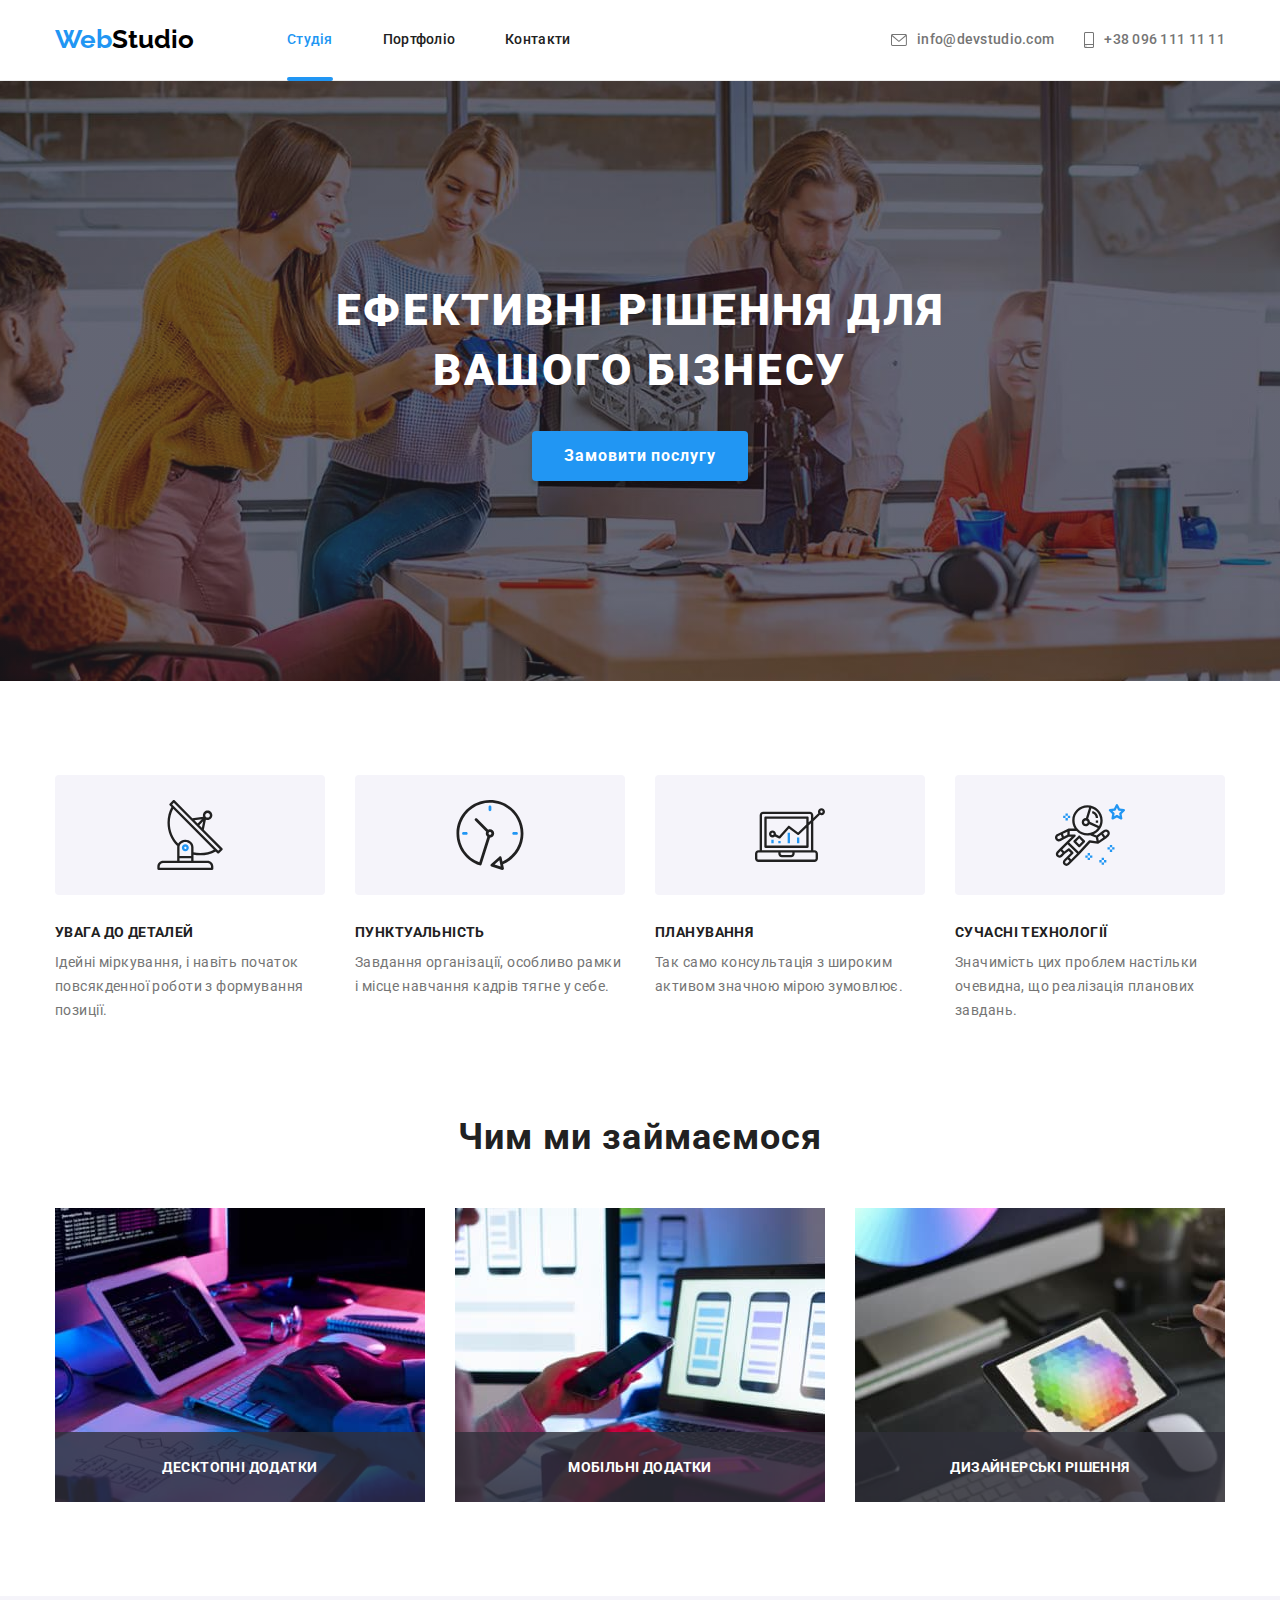
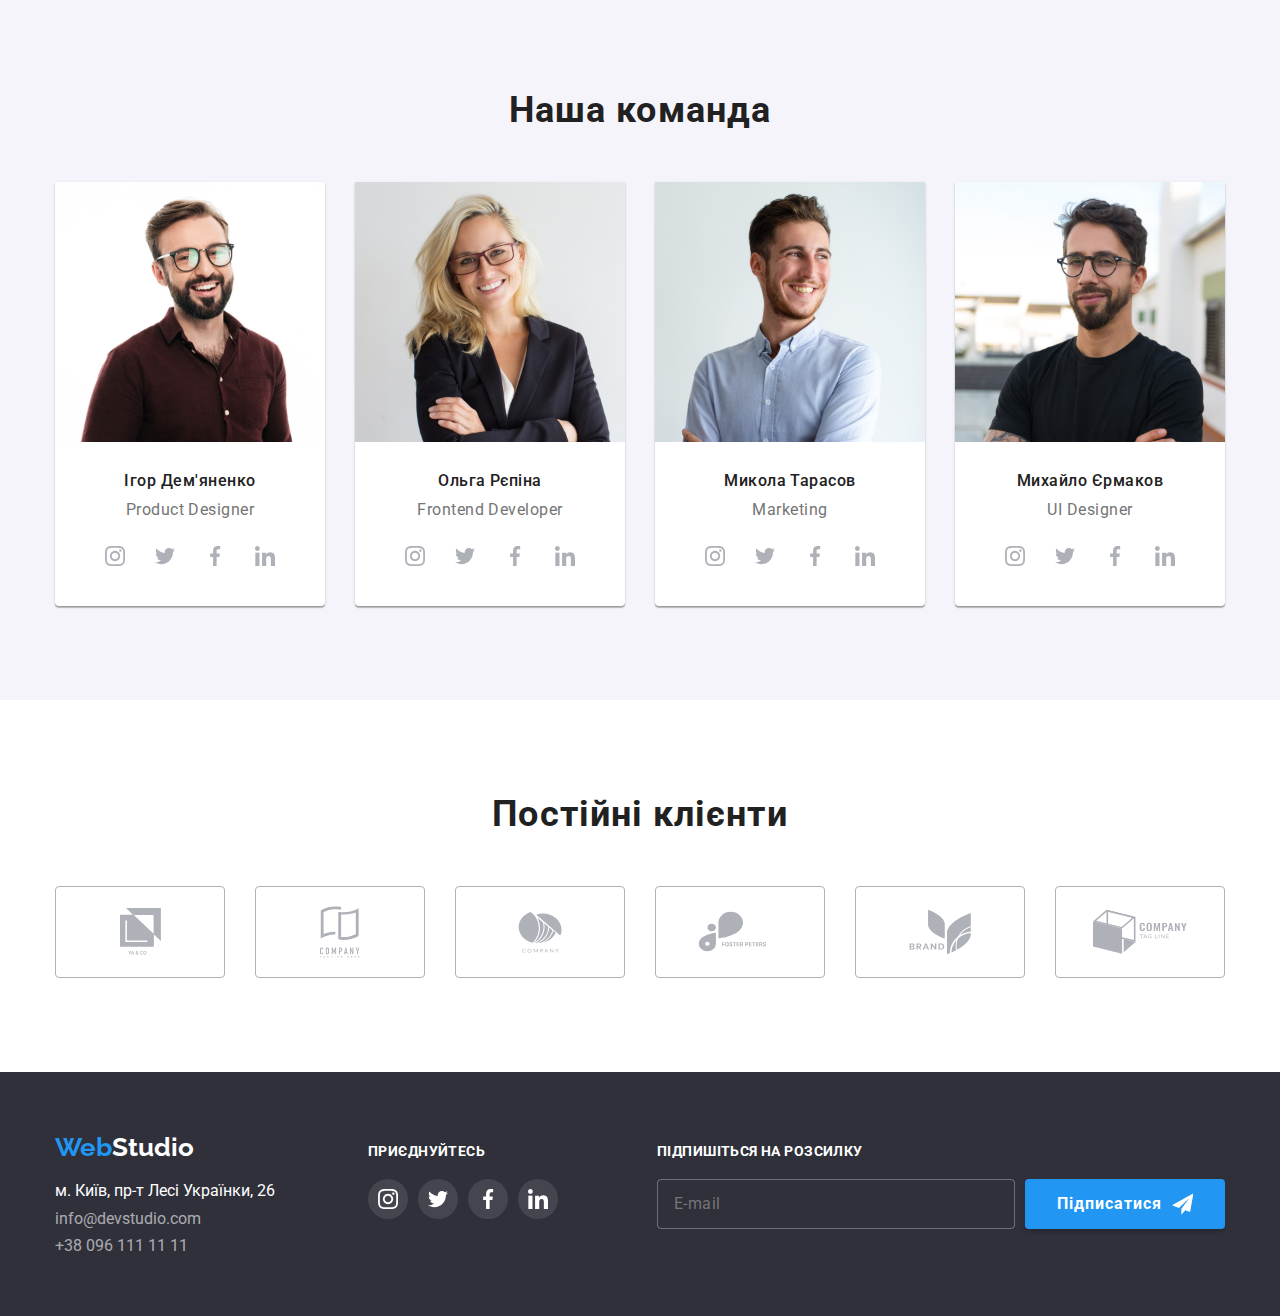
<file: index.html>
<!DOCTYPE html>
<html lang="en">
  <head>
    <meta charset="UTF-8" />
    <meta http-equiv="X-UA-Compatible" content="IE=edge" />
    <meta name="viewport" content="width=device-width, initial-scale=1.0" />
    <link rel="preconnect" href="https://fonts.googleapis.com" />
    <link rel="preconnect" href="https://fonts.gstatic.com" crossorigin />
    <link
      href="https://fonts.googleapis.com/css2?family=Raleway:wght@700&family=Roboto:wght@400;500;700;900&display=swap"
      rel="stylesheet"
    />

    <link
      rel="stylesheet"
      href="https://cdnjs.cloudflare.com/ajax/libs/modern-normalize/1.1.0/modern-normalize.min.css"
    />
    <link rel="stylesheet" href="./css/main.min.css" />
    <title>WebStudio</title>
  </head>
  <body>
    <header class="page-header">
      <div class="container header-menu">
        <a href="./index.html" class="logo logo-header" lang="en"
          ><span class="logo_color_accent">Web</span>Studio</a
        >

        <nav class="nav-menu">
          <ul class="nav-list">
            <li class="nav-list__item">
              <a href="./index.html" class="nav-list__link nav-list__link_current">Студія</a>
            </li>
            <li class="nav-list__item">
              <a href="./portfolio.html" class="nav-list__link">Портфоліо</a>
            </li>
            <li class="nav-list__item">
              <a href="#" class="nav-list__link">Контакти</a>
            </li>
          </ul>
        </nav>
        <ul class="contacts">
          <li class="contacts__item">
            <a href="mailto:info@devstudio.com" class="contacts__link" lang="en">
              <svg class="contacts__icon" width="16" height="12">
                <use href="./images/icon/icon.svg#icon-envelope"></use></svg
              >info@devstudio.com
            </a>
          </li>
          <li class="contacts__item">
            <a href="tel:+380961111111" class="contacts__link"
              ><svg class="contacts__icon" width="10" height="16">
                <use href="./images/icon/icon.svg#icon-smartphonetel"></use></svg
              >+38 096 111 11 11</a
            >
          </li>
        </ul>
      </div>
    </header>

    <main>
      <!--Герой-->
      <section class="hero">
        <div class="container">
          <h1 class="hero__title">Ефективні рішення для вашого бізнесу</h1>
          <button data-modal-open type="button" class="button-primary">Замовити послугу</button>
        </div>
      </section>

      <!--Особливості-->
      <section class="section">
        <div class="container">
          <h2 class="visually-hidden">Особливості</h2>

          <ul class="features-list">
            <li class="features__item">
              <div class="features__card">
                <svg width="70" height="70">
                  <use href="./images/icon/icon.svg#icon-antenna"></use>
                </svg>
              </div>
              <h3 class="features__title">УВАГА ДО ДЕТАЛЕЙ</h3>
              <p class="features__label">
                Ідейні міркування, і навіть початок повсякденної роботи з формування позиції.
              </p>
            </li>

            <li class="features__item">
              <div class="features__card">
                <svg width="70" height="70">
                  <use href="./images/icon/icon.svg#icon-clock"></use>
                </svg>
              </div>
              <h3 class="features__title">ПУНКТУАЛЬНІСТЬ</h3>
              <p class="features__label">
                Завдання організації, особливо рамки і місце навчання кадрів тягне у себе.
              </p>
            </li>

            <li class="features__item">
              <div class="features__card">
                <svg width="70" height="70">
                  <use href="./images/icon/icon.svg#icon-diagram"></use>
                </svg>
              </div>
              <h3 class="features__title">ПЛАНУВАННЯ</h3>
              <p class="features__label">
                Так само консультація з широким активом значною мірою зумовлює.
              </p>
            </li>

            <li class="features__item">
              <div class="features__card">
                <svg width="70" height="70">
                  <use href="./images/icon/icon.svg#icon-astronaut"></use>
                </svg>
              </div>
              <h3 class="features__title">СУЧАСНІ ТЕХНОЛОГІЇ</h3>
              <p class="features__label">
                Значимість цих проблем настільки очевидна, що реалізація планових завдань.
              </p>
            </li>
          </ul>
        </div>
      </section>

      <!--Чим ми займаємося-->
      <section class="section-activity">
        <div class="container">
          <h2 class="section-title">Чим ми займаємося</h2>

          <ul class="activity-list">
            <li class="activity__card">
              <div class="overlay">
                <img
                  class="activity__image"
                  src="./images/work/zan1.jpg"
                  alt="написання коду"
                  width="370"
                />
                <p class="overlay__label">Десктопні додатки</p>
              </div>
            </li>

            <li class="activity__card">
              <div class="overlay">
                <img
                  class="activity__image"
                  src="./images/work/zan2.jpg"
                  alt="розробка мобільних сайтів"
                  width="370"
                />
                <p class="overlay__label">Мобільні додатки</p>
              </div>
            </li>

            <li class="activity__card">
              <div class="overlay">
                <img
                  class="activity__image"
                  src="./images/work/zan3.jpg"
                  alt="графічний дизайн"
                  width="370"
                />
                <p class="overlay__label">Дизайнерські рішення</p>
              </div>
            </li>
          </ul>
        </div>
      </section>

      <!--Наша команда-->
      <section class="section team">
        <div class="container">
          <h2 class="section-title">Наша команда</h2>
          <ul class="team-list">
            <li class="team__card">
              <img
                class="team__image"
                src="./images/team/prdesigner.jpg"
                alt="Product Designer"
                width="270"
              />
              <div class="team__content">
                <h3 class="team__title">Ігор Дем'яненко</h3>
                <p class="team__text">Product Designer</p>
                <ul class="social-network">
                  <li>
                    <a class="social-network__link" href="#" aria-label="instagram">
                      <svg class="social-network__icon" width="20" height="20">
                        <use href="./images/icon/icon.svg#icon-instagram"></use></svg
                    ></a>
                  </li>
                  <li>
                    <a class="social-network__link" href="#" aria-label="twitter"
                      ><svg class="social-network__icon" width="20" height="20">
                        <use href="./images/icon/icon.svg#icon-twitter"></use></svg
                    ></a>
                  </li>
                  <li>
                    <a class="social-network__link" href="#" aria-label="facebook"
                      ><svg class="social-network__icon" width="20" height="20">
                        <use href="./images/icon/icon.svg#icon-facebook"></use></svg
                    ></a>
                  </li>
                  <li>
                    <a class="social-network__link" href="#" aria-label="linkedin"
                      ><svg class="social-network__icon" width="20" height="20">
                        <use href="./images/icon/icon.svg#icon-linkedin"></use></svg
                    ></a>
                  </li>
                </ul>
              </div>
            </li>

            <li class="team__card">
              <img
                class="team__image"
                src="./images/team/developer.jpg"
                alt="Frontend Developer"
                width="270"
              />
              <div class="team__content">
                <h3 class="team__title">Ольга Рєпіна</h3>
                <p class="team__text">Frontend Developer</p>
                <ul class="social-network">
                  <li>
                    <a class="social-network__link" href="#" aria-label="instagram">
                      <svg class="social-network__icon" width="20" height="20">
                        <use href="./images/icon/icon.svg#icon-instagram"></use></svg
                    ></a>
                  </li>
                  <li>
                    <a class="social-network__link" href="#" aria-label="twitter"
                      ><svg class="social-network__icon" width="20" height="20">
                        <use href="./images/icon/icon.svg#icon-twitter"></use></svg
                    ></a>
                  </li>
                  <li>
                    <a class="social-network__link" href="#" aria-label="facebook"
                      ><svg class="social-network__icon" width="20" height="20">
                        <use href="./images/icon/icon.svg#icon-facebook"></use></svg
                    ></a>
                  </li>
                  <li>
                    <a class="social-network__link" href="#" aria-label="linkedin"
                      ><svg class="social-network__icon" width="20" height="20">
                        <use href="./images/icon/icon.svg#icon-linkedin"></use></svg
                    ></a>
                  </li>
                </ul>
              </div>
            </li>

            <li class="team__card">
              <img
                class="team__image"
                src="./images/team/marketing.jpg"
                alt="Marketing"
                width="270"
              />
              <div class="team__content">
                <h3 class="team__title">Микола Тарасов</h3>
                <p class="team__text">Marketing</p>
                <ul class="social-network">
                  <li>
                    <a class="social-network__link" href="#" aria-label="instagram">
                      <svg class="social-network__icon" width="20" height="20">
                        <use href="./images/icon/icon.svg#icon-instagram"></use></svg
                    ></a>
                  </li>
                  <li>
                    <a class="social-network__link" href="#" aria-label="twitter"
                      ><svg class="social-network__icon" width="20" height="20">
                        <use href="./images/icon/icon.svg#icon-twitter"></use></svg
                    ></a>
                  </li>
                  <li>
                    <a class="social-network__link" href="#" aria-label="facebook"
                      ><svg class="social-network__icon" width="20" height="20">
                        <use href="./images/icon/icon.svg#icon-facebook"></use></svg
                    ></a>
                  </li>
                  <li>
                    <a class="social-network__link" href="#" aria-label="linkedin"
                      ><svg class="social-network__icon" width="20" height="20">
                        <use href="./images/icon/icon.svg#icon-linkedin"></use></svg
                    ></a>
                  </li>
                </ul>
              </div>
            </li>

            <li class="team__card">
              <img class="team__image" src="./images/team/ui.jpg" alt="UI Designer" width="270" />
              <div class="team__content">
                <h3 class="team__title">Михайло Єрмаков</h3>
                <p class="team__text">UI Designer</p>
                <ul class="social-network">
                  <li>
                    <a class="social-network__link" href="#" aria-label="instagram">
                      <svg class="social-network__icon" width="20" height="20">
                        <use href="./images/icon/icon.svg#icon-instagram"></use></svg
                    ></a>
                  </li>
                  <li>
                    <a class="social-network__link" href="#" aria-label="twitter"
                      ><svg class="social-network__icon" width="20" height="20">
                        <use href="./images/icon/icon.svg#icon-twitter"></use></svg
                    ></a>
                  </li>
                  <li>
                    <a class="social-network__link" href="#" aria-label="facebook"
                      ><svg class="social-network__icon" width="20" height="20">
                        <use href="./images/icon/icon.svg#icon-facebook"></use></svg
                    ></a>
                  </li>
                  <li>
                    <a class="social-network__link" href="#" aria-label="linkedin"
                      ><svg class="social-network__icon" width="20" height="20">
                        <use href="./images/icon/icon.svg#icon-linkedin"></use></svg
                    ></a>
                  </li>
                </ul>
              </div>
            </li>
          </ul>
        </div>
      </section>

      <!-- Постійні клієнти -->
      <section class="section">
        <div class="container">
          <h2 class="section-title">Постійні клієнти</h2>
          <ul class="clients">
            <li>
              <a href="#" class="client__link" aria-label="логотип клієнта"
                ><svg width="41" height="47">
                  <use class="client__card" href="./images/icon/icon.svg#icon-client1"></use></svg
              ></a>
            </li>
            <li>
              <a class="client__link" href="#" aria-label="логотип клієнта"
                ><svg class="client__card" width="40" height="52">
                  <use href="./images/icon/icon.svg#icon-client2"></use></svg
              ></a>
            </li>
            <li>
              <a class="client__link" href="#" aria-label="логотип клієнта"
                ><svg class="client__card" width="44" height="42">
                  <use href="./images/icon/icon.svg#icon-client3"></use></svg
              ></a>
            </li>
            <li>
              <a class="client__link" href="#" aria-label="логотип клієнта"
                ><svg class="client__card" width="85" height="41">
                  <use href="./images/icon/icon.svg#icon-client4"></use></svg
              ></a>
            </li>
            <li>
              <a class="client__link" href="#" aria-label="логотип клієнта"
                ><svg class="client__card" width="63" height="46">
                  <use href="./images/icon/icon.svg#icon-client5"></use>
                </svg>
              </a>
            </li>
            <li>
              <a class="client__link" href="#" aria-label="логотип клієнта"
                ><svg class="client__card" width="94" height="45">
                  <use href="./images/icon/icon.svg#icon-client6"></use>
                </svg>
              </a>
            </li>
          </ul>
        </div>
      </section>
    </main>
    <!-- Футер -->
    <footer class="footer">
      <div class="container footer-container">
        <div class="footer-address">
          <a href="./index.html" class="logo logo__fotter" lang="en"
            ><span class="logo_color_accent">Web</span
            ><span class="logo__fotter_accent_color">Studio</span>
          </a>
          <address class="footer-location">
            <ul class="footer-list">
              <li class="footer-list__address">
                <a
                  href="https://goo.gl/maps/k851SecTP7UTnRuy6"
                  target="_blank"
                  rel="noopener noreferrer"
                  class="footer-list__address_color_white"
                  >м. Київ, пр-т Лесі Українки, 26
                </a>
              </li>
              <li class="footer-list__address">
                <a
                  href="mailto:info@devstudio.com"
                  lang="en"
                  class="footer-list__address_color_alfa"
                >
                  info@devstudio.com
                </a>
              </li>
              <li class="footer-list__address">
                <a href="tel:+380961111111" class="footer-list__address_color_alfa"
                  >+38 096 111 11 11</a
                >
              </li>
            </ul>
          </address>
        </div>
        <div class="footer__socialblock">
          <p class="footer-title">приєднуйтесь</p>
          <ul class="social">
            <li class="social__item">
              <a class="social__button" href="#" aria-label="instagramfooter">
                <svg class="social__icon" width="20" height="20">
                  <use href="./images/icon/icon.svg#icon-instagram"></use></svg
              ></a>
            </li>
            <li class="social__item">
              <a class="social__button" href="#" aria-label="twitter"
                ><svg class="social__icon" width="20" height="20">
                  <use href="./images/icon/icon.svg#icon-twitterfooter"></use></svg
              ></a>
            </li>
            <li class="social__item">
              <a class="social__button" href="#" aria-label="facebook"
                ><svg class="social__icon" width="20" height="20">
                  <use href="./images/icon/icon.svg#icon-facebookfooter"></use></svg
              ></a>
            </li>
            <li class="social__item">
              <a class="social__button" href="#" aria-label="linkedin"
                ><svg class="social__icon" width="20" height="20">
                  <use href="./images/icon/icon.svg#icon-linkedinfooter"></use></svg
              ></a>
            </li>
          </ul>
        </div>
        <div class="footer__signup-box">
          <p class="footer-title">Підпишіться на розсилку</p>
          <form class="signup">
            <label>
              <input
                class="signup-input"
                type="email"
                name="mail"
                placeholder="E-mail"
                required=""
              />
            </label>
            <button type="submit" class="button-signup">
              Підписатися<svg class="signup__icon" width="24" height="24">
                <use href="./images/icon/icon.svg#icon-send"></use>
              </svg>
            </button>
          </form>
        </div>
      </div>
    </footer>

    <!-- Модалка -->

    <div class="backdrop is-hidden" data-modal>
      <div class="modal">
        <button class="modal-button">
          <svg class="modal-button__icon" width="18" height="18" data-modal-close>
            <use href="./images/icon/icon.svg#icon-close-black"></use>
          </svg>
        </button>

        <p class="modal__label">Залиште свої дані, ми вам передзвонимо</p>
        <form class="modal-form">
          <div class="modal-form__group">
            <div class="modal-form__field">
              <label class="modal-form-label" for="name">Ім'я</label>
              <input
                class="modal-form-input"
                type="text"
                name="name"
                id="name"
                autofocus
                required
                title="Заповніть ПІБ"
              />

              <svg class="modal-form__icon" width="18" height="18">
                <use href="./images/icon/icon.svg#person-black"></use>
              </svg>
            </div>

            <div class="modal-form__field">
              <label class="modal-form-label" for="tel">Телефон</label>
              <input
                class="modal-form-input"
                type="tel"
                name="tel"
                id="tel"
                title="Заповніть номер телефону"
                required
              />

              <svg class="modal-form__icon" width="18" height="18">
                <use href="./images/icon/icon.svg#phone"></use>
              </svg>
            </div>

            <div class="modal-form__field">
              <label class="modal-form-label" for="mail">Пошта</label>
              <input
                class="modal-form-input"
                type="email"
                name="mail"
                id="mail"
                title="Заповніть пошту"
                required
              />
              <svg class="modal-form__icon" width="18" height="18">
                <use href="./images/icon/icon.svg#email"></use>
              </svg>
            </div>

            <div class="modal-form__field">
              <label class="modal-form-label" for="comment">Коментар</label>
              <textarea
                class="modal-form-textarea"
                name="comment"
                id="comment"
                placeholder="Введіть текст"
              ></textarea>
            </div>
          </div>

          <label class="checkbox">
            <input class="checkbox__input" type="checkbox" name="checkbox" value="yes" />
            <span class="checkbox__box">
              <svg class="checkbox__icon" width="16" height="15">
                <use href="./images/icon/icon.svg#check"></use>
              </svg>
            </span>
            Погоджуюся з розсилкою та приймаю&nbsp;
            <a class="title_accent" href="#">Умови договору</a>
          </label>

          <button class="modal-form-button button-primary" type="submit">Відправити</button>
        </form>
      </div>
    </div>

    <script src="./modal.js"></script>
  </body>
</html>
</file>
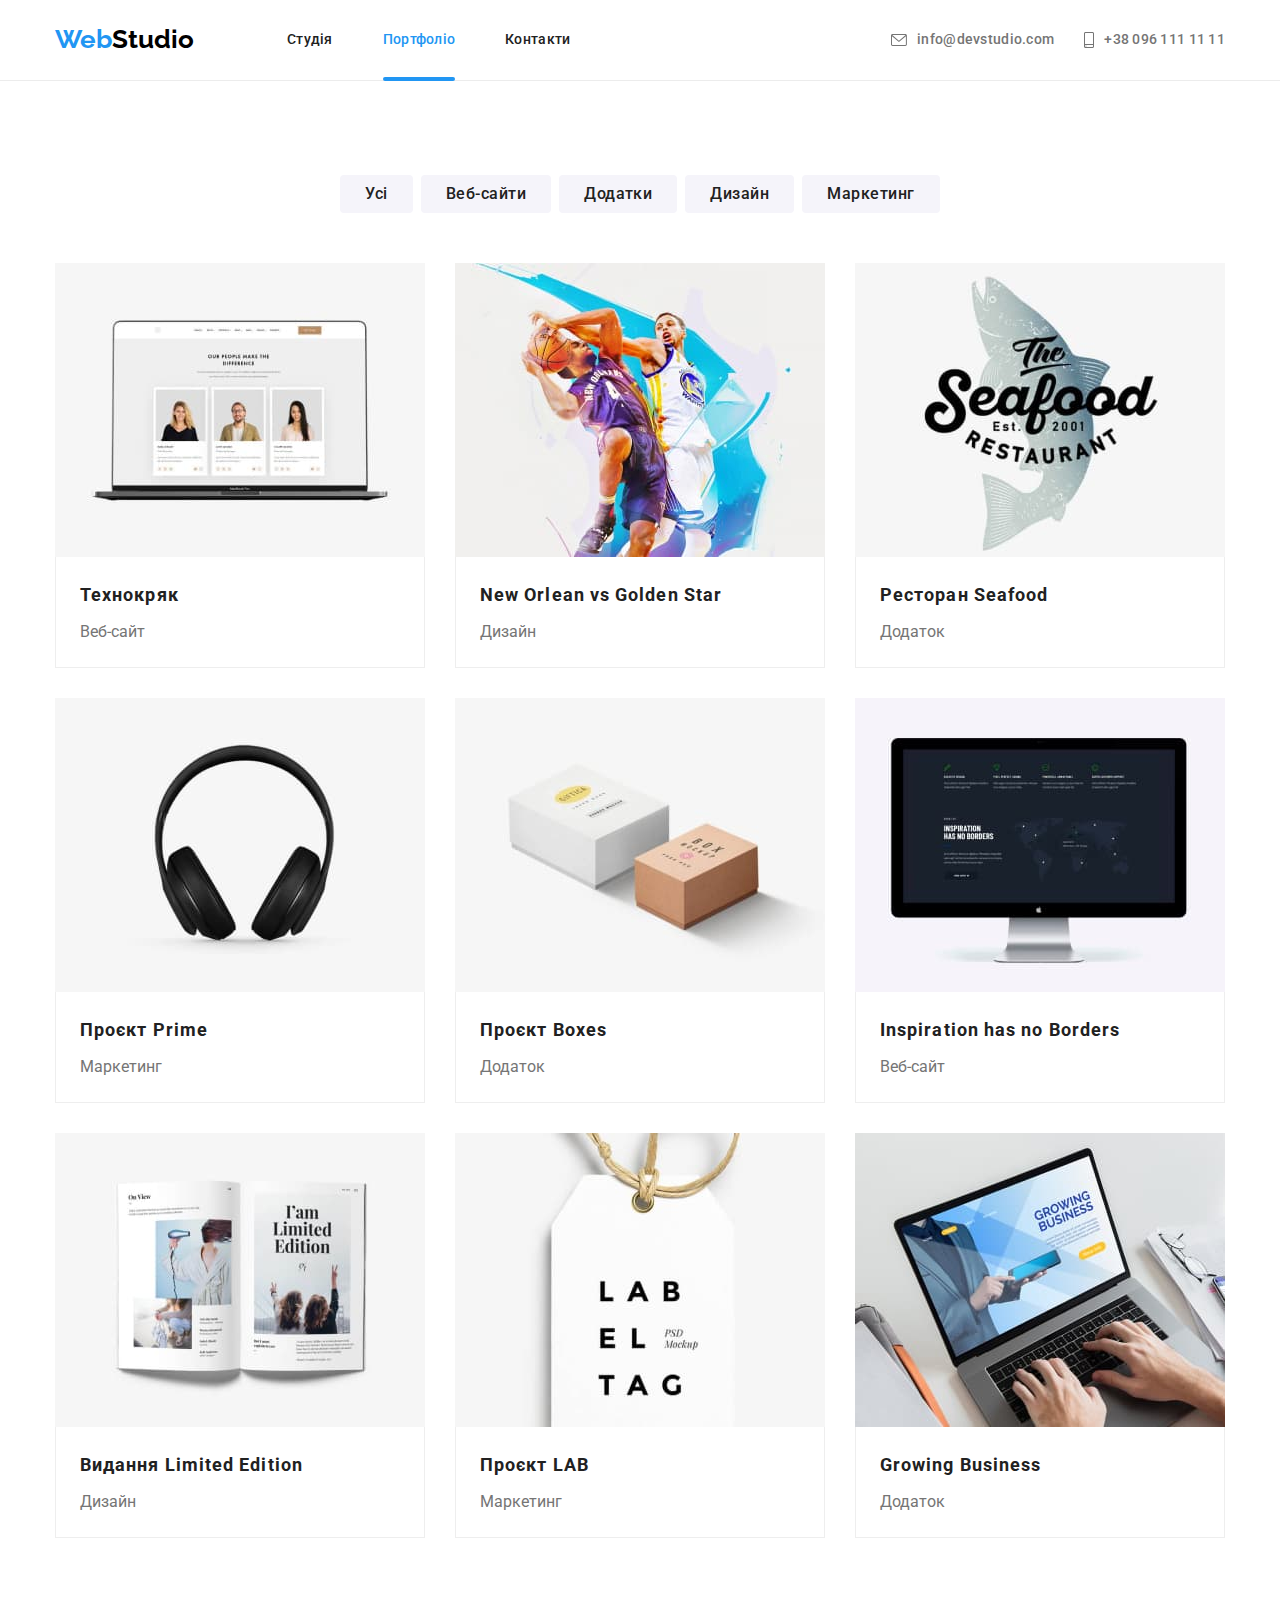
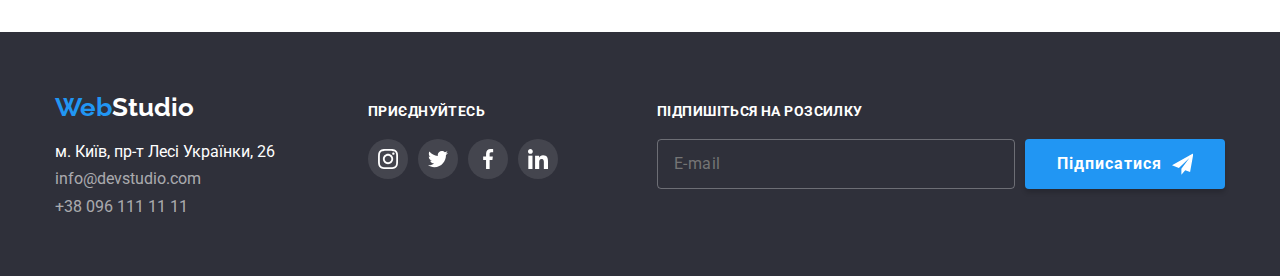
<file: portfolio.html>
<!DOCTYPE html>
<html lang="uk">
  <head>
    <meta charset="UTF-8" />
    <meta http-equiv="X-UA-Compatible" content="IE=edge" />
    <meta name="viewport" content="width=device-width, initial-scale=1.0" />
    <title>Портфоліо</title>
    <link rel="preconnect" href="https://fonts.googleapis.com" />
    <link rel="preconnect" href="https://fonts.gstatic.com" crossorigin />
    <link
      href="https://fonts.googleapis.com/css2?family=Raleway:wght@700&family=Roboto:wght@400;500;700;900&display=swap"
      rel="stylesheet"
    />
    <link
      rel="stylesheet"
      href="https://cdnjs.cloudflare.com/ajax/libs/modern-normalize/1.1.0/modern-normalize.min.css"
    />
    <link rel="stylesheet" href="./css/main.min.css" />
  </head>
  <body>
    <!--Шапка сайту-->
    <header class="page-header">
      <div class="container header-menu">
        <a href="./index.html" class="logo logo-header" lang="en"
          ><span class="logo_color_accent">Web</span>Studio</a
        >

        <nav class="nav-menu">
          <ul class="nav-list">
            <li class="nav-list__item">
              <a href="./index.html" class="nav-list__link">Студія</a>
            </li>
            <li class="nav-list__item">
              <a href="./portfolio.html" class="nav-list__link nav-list__link_current">Портфоліо</a>
            </li>
            <li class="nav-list__item">
              <a href="#" class="nav-list__link">Контакти</a>
            </li>
          </ul>
        </nav>
        <ul class="contacts">
          <li class="contacts__item">
            <a href="mailto:info@devstudio.com" class="contacts__link" lang="en">
              <svg class="contacts__icon" width="16" height="12">
                <use href="./images/icon/icon.svg#icon-envelope"></use></svg
              >info@devstudio.com
            </a>
          </li>
          <li class="contacts__item">
            <a href="tel:+380961111111" class="contacts__link"
              ><svg class="contacts__icon" width="10" height="16">
                <use href="./images/icon/icon.svg#icon-smartphonetel"></use></svg
              >+38 096 111 11 11</a
            >
          </li>
        </ul>
      </div>
    </header>

    <main>
      <!--Філтри-->

      <section class="section">
        <div class="container">
          <h1 class="visually-hidden">Портфоліо</h1>

          <ul class="filters">
            <li class="filters__item">
              <button type="button" class="button-secondary">Усі</button>
            </li>
            <li class="filters__item">
              <button type="button" class="button-secondary">Веб-сайти</button>
            </li>
            <li class="filters__item">
              <button type="button" class="button-secondary">Додатки</button>
            </li>
            <li class="filters__item">
              <button type="button" class="button-secondary">Дизайн</button>
            </li>
            <li class="filters__item">
              <button type="button" class="button-secondary">Маркетинг</button>
            </li>
          </ul>

          <!-- Портфоліо -->

          <ul class="work-examples">
            <li class="work-examples__item">
              <a href="#" class="work-examples__link">
                <div class="work-examples__box">
                  <img
                    class="work-examples__photo"
                    src="./images/projects/project.jpg"
                    alt="сайт в ноутбуке"
                    width="370"
                  />
                  <div class="overlay-portfolio">
                    <p class="work-examples__label">
                      Ресурс пропонує комплексні пропозиції з різним рівнем функціоналу та сервісів.
                      Все це дозволить відвідувачу отримати вичерпні відомості про компанію чи
                      приватну особу.
                    </p>
                  </div>
                </div>
                <div class="work-examples__card">
                  <h2 class="work-examples__title">Технокряк</h2>
                  <p class="work-examples__text">Веб-сайт</p>
                </div>
              </a>
            </li>

            <li class="work-examples__item">
              <a href="#" class="work-examples__link">
                <div class="work-examples__box">
                  <img
                    class="work-examples__photo"
                    src="./images/projects/progect2.jpg"
                    alt="хлопці грають в баскетбол"
                    width="370"
                  />
                  <div class="overlay-portfolio">
                    <p class="work-examples__label">
                      Ресурс пропонує комплексні пропозиції з різним рівнем функціоналу та сервісів.
                      Все це дозволить відвідувачу отримати вичерпні відомості про компанію чи
                      приватну особу.
                    </p>
                  </div>
                </div>
                <div class="work-examples__card">
                  <h2 class="work-examples__title">New Orlean vs Golden Star</h2>
                  <p class="work-examples__text">Дизайн</p>
                </div>
              </a>
            </li>

            <li class="work-examples__item">
              <a href="#" class="work-examples__link">
                <div class="work-examples__box">
                  <img
                    class="work-examples__photo"
                    src="./images/projects/project3.jpg"
                    alt="риба та напис"
                    width="370"
                  />
                  <div class="overlay-portfolio">
                    <p class="work-examples__label">
                      Ресурс пропонує комплексні пропозиції з різним рівнем функціоналу та сервісів.
                      Все це дозволить відвідувачу отримати вичерпні відомості про компанію чи
                      приватну особу.
                    </p>
                  </div>
                </div>
                <div class="work-examples__card">
                  <h2 class="work-examples__title">Ресторан <span lang="en">Seafood</span></h2>
                  <p class="work-examples__text">Додаток</p>
                </div>
              </a>
            </li>

            <li class="work-examples__item">
              <a href="#" class="work-examples__link">
                <div class="work-examples__box">
                  <img
                    class="work-examples__photo"
                    src="./images/projects/project4.jpg"
                    alt="навушники"
                    width="370"
                  />
                  <div class="overlay-portfolio">
                    <p class="work-examples__label">
                      Ресурс пропонує комплексні пропозиції з різним рівнем функціоналу та сервісів.
                      Все це дозволить відвідувачу отримати вичерпні відомості про компанію чи
                      приватну особу.
                    </p>
                  </div>
                </div>
                <div class="work-examples__card">
                  <h2 class="work-examples__title">Проєкт <span lang="en">Prime</span></h2>
                  <p class="work-examples__text">Маркетинг</p>
                </div>
              </a>
            </li>

            <li class="work-examples__item">
              <a href="#" class="work-examples__link">
                <div class="work-examples__box">
                  <img
                    class="work-examples__photo"
                    src="./images/projects/project5.jpg"
                    alt="дві коробки"
                    width="370"
                  />
                  <div class="overlay-portfolio">
                    <p class="work-examples__label">
                      Ресурс пропонує комплексні пропозиції з різним рівнем функціоналу та сервісів.
                      Все це дозволить відвідувачу отримати вичерпні відомості про компанію чи
                      приватну особу.
                    </p>
                  </div>
                </div>
                <div class="work-examples__card">
                  <h2 class="work-examples__title">Проєкт <span lang="en">Boxes</span></h2>
                  <p class="work-examples__text">Додаток</p>
                </div>
              </a>
            </li>

            <li class="work-examples__item">
              <a href="#" class="work-examples__link">
                <div class="work-examples__box">
                  <img
                    class="work-examples__photo"
                    src="./images/projects/project6.jpg"
                    alt="монітор"
                    width="370"
                  />
                  <div class="overlay-portfolio">
                    <p class="work-examples__label">
                      Ресурс пропонує комплексні пропозиції з різним рівнем функціоналу та сервісів.
                      Все це дозволить відвідувачу отримати вичерпні відомості про компанію чи
                      приватну особу.
                    </p>
                  </div>
                </div>
                <div class="work-examples__card">
                  <h2 class="work-examples__title" lang="en">Inspiration has no Borders</h2>
                  <p class="work-examples__text">Веб-сайт</p>
                </div>
              </a>
            </li>

            <li class="work-examples__item">
              <a href="#" class="work-examples__link">
                <div class="work-examples__box">
                  <img
                    class="work-examples__photo"
                    src="./images/projects/project7.jpg"
                    alt="відкритий журнал"
                    width="370"
                  />
                  <div class="overlay-portfolio">
                    <p class="work-examples__label">
                      Ресурс пропонує комплексні пропозиції з різним рівнем функціоналу та сервісів.
                      Все це дозволить відвідувачу отримати вичерпні відомості про компанію чи
                      приватну особу.
                    </p>
                  </div>
                </div>
                <div class="work-examples__card">
                  <h2 class="work-examples__title">
                    Видання <span lang="en">Limited Edition</span>
                  </h2>
                  <p class="work-examples__text">Дизайн</p>
                </div>
              </a>
            </li>

            <li class="work-examples__item">
              <a href="#" class="work-examples__link">
                <div class="work-examples__box">
                  <img
                    class="work-examples__photo"
                    src="./images/projects/project8.jpg"
                    alt="бірка"
                    width="370"
                  />
                  <div class="overlay-portfolio">
                    <p class="work-examples__label">
                      Ресурс пропонує комплексні пропозиції з різним рівнем функціоналу та сервісів.
                      Все це дозволить відвідувачу отримати вичерпні відомості про компанію чи
                      приватну особу.
                    </p>
                  </div>
                </div>
                <div class="work-examples__card">
                  <h2 class="work-examples__title">Проєкт <span lang="en">LAB</span></h2>
                  <p class="work-examples__text">Маркетинг</p>
                </div>
              </a>
            </li>

            <li class="work-examples__item">
              <a href="#" class="work-examples__link">
                <div class="work-examples__box">
                  <img
                    class="work-examples__photo"
                    src="./images/projects/project9.jpg"
                    alt="сайт в ноутбуке"
                    width="370"
                  />
                  <div class="overlay-portfolio">
                    <p class="work-examples__label">
                      Ресурс пропонує комплексні пропозиції з різним рівнем функціоналу та сервісів.
                      Все це дозволить відвідувачу отримати вичерпні відомості про компанію чи
                      приватну особу.
                    </p>
                  </div>
                </div>
                <div class="work-examples__card">
                  <h2 class="work-examples__title" lang="en">Growing Business</h2>
                  <p class="work-examples__text">Додаток</p>
                </div>
              </a>
            </li>
          </ul>
        </div>
      </section>
    </main>
    <!--Футер-->

    <footer class="footer">
      <div class="container footer-container">
        <div class="footer-address">
          <a href="./index.html" class="logo logo__fotter" lang="en"
            ><span class="logo_color_accent">Web</span
            ><span class="logo__fotter_accent_color">Studio</span>
          </a>
          <address class="footer-location">
            <ul class="footer-list">
              <li class="footer-list__address">
                <a
                  href="https://goo.gl/maps/k851SecTP7UTnRuy6"
                  target="_blank"
                  rel="noopener noreferrer"
                  class="footer-list__address_color_white"
                  >м. Київ, пр-т Лесі Українки, 26
                </a>
              </li>
              <li class="footer-list__address">
                <a
                  href="mailto:info@devstudio.com"
                  lang="en"
                  class="footer-list__address_color_alfa"
                >
                  info@devstudio.com
                </a>
              </li>
              <li class="footer-list__address">
                <a href="tel:+380961111111" class="footer-list__address_color_alfa"
                  >+38 096 111 11 11</a
                >
              </li>
            </ul>
          </address>
        </div>
        <div class="footer__socialblock">
          <p class="footer-title">приєднуйтесь</p>
          <ul class="social">
            <li class="social__item">
              <a class="social__button" href="#" aria-label="instagramfooter">
                <svg class="social__icon" width="20" height="20">
                  <use href="./images/icon/icon.svg#icon-instagram"></use></svg
              ></a>
            </li>
            <li class="social__item">
              <a class="social__button" href="#" aria-label="twitter"
                ><svg class="social__icon" width="20" height="20">
                  <use href="./images/icon/icon.svg#icon-twitterfooter"></use></svg
              ></a>
            </li>
            <li class="social__item">
              <a class="social__button" href="#" aria-label="facebook"
                ><svg class="social__icon" width="20" height="20">
                  <use href="./images/icon/icon.svg#icon-facebookfooter"></use></svg
              ></a>
            </li>
            <li class="social__item">
              <a class="social__button" href="#" aria-label="linkedin"
                ><svg class="social__icon" width="20" height="20">
                  <use href="./images/icon/icon.svg#icon-linkedinfooter"></use></svg
              ></a>
            </li>
          </ul>
        </div>
        <div class="footer__signup-box">
          <p class="footer-title">Підпишіться на розсилку</p>
          <form class="signup">
            <label>
              <input
                class="signup-input"
                type="email"
                name="mail"
                placeholder="E-mail"
                required=""
              />
            </label>
            <button type="submit" class="button-signup">
              Підписатися<svg class="signup__icon" width="24" height="24">
                <use href="./images/icon/icon.svg#icon-send"></use>
              </svg>
            </button>
          </form>
        </div>
      </div>
    </footer>
  </body>
</html>
</file>
<file: css/main.min.css>
body{background-color:#fff;color:#757575;font-family:Roboto,sans-serif}h1,h2,h3,h4,h5,h6,p{margin-top:0;margin-bottom:0}.visually-hidden{position:absolute;width:1px;height:1px;margin:-1px;border:0;padding:0;white-space:nowrap;clip-path:inset(100%);clip:rect(0 0 0 0);overflow:hidden}.container{margin-left:auto;margin-right:auto;padding-left:15px;padding-right:15px;width:1200px}.section,.section-activity{padding-top:94px;padding-bottom:94px}.section-activity{padding-top:0}.section-title{margin-top:0;margin-bottom:50px;color:#212121;font-size:36px;line-height:1.16;text-align:center;letter-spacing:.03em}.title_accent{color:#2196f3}.page-header{border-bottom:1px solid #ececec}.header-menu{display:flex;align-items:center}.nav-list{padding:0;margin:0;list-style:none;display:flex;margin-left:93px}.nav-list__item{margin-right:50px}.nav-list__item:last-child{margin-right:0}.nav-list__link{display:block;position:relative;padding-top:32px;padding-bottom:32px;transition:color 250ms cubic-bezier(0.4, 0, 0.2, 1);color:#212121;letter-spacing:.02em;font-weight:500;font-size:14px;line-height:1.14;text-decoration:none}.nav-list__link_current,.nav-list__link:hover,.nav-list__link:focus{color:#2196f3}.nav-list__link:hover::after,.nav-list__link:focus::after,.nav-list__link_current::after{display:inline-block;position:absolute;content:"";left:0;bottom:-1px;min-width:100%;height:4px;background:#2196f3;border-radius:2px}.logo{color:#000;font-family:Raleway,sans-serif;font-weight:700;font-size:26px;line-height:1.19}.logo-header{text-decoration:none;padding-top:24px;padding-bottom:25px}.logo_color_accent{color:#2196f3}.logo__fotter{text-decoration:none;display:inline-block;margin-bottom:20px}.logo__fotter_accent_color{color:#fff}.contacts{padding:0;margin:0;list-style:none;display:flex;margin-left:auto;gap:30px}.contacts__link{display:flex;align-items:center;text-decoration:none;padding-top:32px;padding-bottom:32px;transition:color 250ms cubic-bezier(0.4, 0, 0.2, 1);color:#757575;letter-spacing:.02em;font-weight:500;font-size:14px;line-height:1.14}.contacts__link:hover,.contacts__link:focus{color:#2196f3}.contacts__icon{margin-left:0;margin-right:10px;justify-content:center;fill:currentColor}.hero{padding-bottom:200px;padding-top:200px;background:var(--bg-hero);text-align:center;max-width:1600px;margin-left:auto;margin-right:auto;background-image:linear-gradient(to right, rgba(47, 48, 58, 0.4), rgba(47, 48, 58, 0.4)),url(../images/hero/Imgbg.jpg);background-repeat:no-repeat;background-position:center;background-size:cover}.hero__title{width:696px;margin-left:auto;margin-right:auto;margin-bottom:30px;color:#fff;text-transform:uppercase;letter-spacing:.06em;font-weight:900;font-size:44px;line-height:1.36}.button-primary{cursor:pointer;border:none;text-align:center;border-radius:4px;color:#fff;background:#2196f3;font-weight:700;line-height:1.88;letter-spacing:.06em;padding:10px 32px;box-shadow:0px 4px 4px rgba(0,0,0,.15);transition:background-color 250ms cubic-bezier(0.4, 0, 0.2, 1)}.button-primary:hover,.button-primary:focus{background:#188ce8}.button-secondary{cursor:pointer;border:none;text-align:center;border-radius:4px;color:#212121;background:#f5f4fa;font-weight:700;line-height:1.88;letter-spacing:.06em;padding:6px 25px;font-weight:500;letter-spacing:.03em;line-height:1.62;transition:color 250ms cubic-bezier(0.4, 0, 0.2, 1),background-color 250ms cubic-bezier(0.4, 0, 0.2, 1),box-shadow 250ms cubic-bezier(0.4, 0, 0.2, 1)}.button-secondary:hover,.button-secondary:focus{background:#188ce8}.button-secondary:hover,.button-secondary:focus{color:#fff;background:#2196f3;box-shadow:0px 3px 1px rgba(0,0,0,.1),0px 1px 2px rgba(0,0,0,.08),0px 2px 2px rgba(0,0,0,.12)}.button-signup{cursor:pointer;border:none;text-align:center;border-radius:4px;color:#fff;background:#2196f3;font-weight:700;line-height:1.88;letter-spacing:.06em;display:flex;width:200px;justify-content:center;margin:0;padding:10px 32px;box-shadow:0px 4px 4px rgba(0,0,0,.15);align-items:center;transition:background-color 250ms cubic-bezier(0.4, 0, 0.2, 1)}.button-signup:hover,.button-signup:focus{background:#188ce8}.features-list{padding:0;margin:0;list-style:none;display:flex;justify-content:space-between;gap:30px}.features__item{width:270px}.features__card{display:flex;padding-top:25px;padding-bottom:25px;justify-content:center;width:270px;background-color:#f5f4fa;border-radius:4px}.features__title{margin-top:30px;color:#212121;font-size:14px;line-height:1.14;text-transform:uppercase;letter-spacing:.03em}.features__label{margin-top:10px;font-size:14px;line-height:1.71;letter-spacing:.03em}.activity-list{padding:0;margin:0;list-style:none;display:flex;flex-direction:row;justify-content:center;gap:30px}.activity__card{width:370px}.activity__image{display:block}.overlay{position:relative}.overlay::before{display:inline-block;position:absolute;content:"";bottom:0;width:100%;height:70px;background:rgba(47,48,58,.8)}.overlay>.overlay__label{display:flex;position:absolute;transform:translate(-50%, -100%);left:50%;padding-top:27px;padding-bottom:27px;margin:0;font-weight:700;font-size:14px;line-height:1.1428571429;text-align:center;letter-spacing:.03em;text-transform:uppercase;color:#fff}.overlay-portfolio{position:absolute;bottom:0;width:370px;height:294px;background-color:rgba(33,150,243,.9);opacity:0;transform:translateY(100%);transition:transform 250ms cubic-bezier(0.4, 0, 0.2, 1),opacity 250ms cubic-bezier(0.4, 0, 0.2, 1)}.work-examples__link:hover .overlay-portfolio,.work-examples__link:focus .overlay-portfolio{transform:translateY(0);opacity:1}.team{background-color:#f5f4fa}.team-list{padding:0;margin:0;list-style:none;display:flex;justify-content:space-between;gap:30px}.team__card{flex-basis:270px;min-width:270px;background-color:#fff;box-shadow:0px 1px 3px rgba(0,0,0,.12),0px 1px 1px rgba(0,0,0,.14),0px 2px 1px rgba(0,0,0,.2);border-radius:0px 0px 4px 4px}.team__content{padding-top:30px;padding-bottom:30px}.team__image{display:block}.team__title{margin-bottom:10px;margin-top:0;color:#212121;font-weight:500;font-size:16px;line-height:1.18;text-align:center;letter-spacing:.03em}.team__text{margin-top:0;margin-bottom:16px;line-height:1.18;text-align:center;letter-spacing:.03em}.social-network{padding:0;margin:0;list-style:none;display:flex;justify-content:center;gap:10px}.social-network__link{display:flex;align-items:center;justify-content:center;margin:0;padding:0;border-radius:50%;outline:rgba(0,0,0,0);background-color:#fff;width:40px;height:40px;transition:color 250ms cubic-bezier(0.4, 0, 0.2, 1),background-color 250ms cubic-bezier(0.4, 0, 0.2, 1);color:#afb1b8}.social-network__link:hover,.social-network__link:focus{border-radius:50%;background-color:#2196f3;color:#fff}.social-network__icon{fill:currentColor}.clients{padding:0;margin:0;list-style:none;display:flex;padding:0;margin:0;gap:30px}.client__link{display:flex;align-items:center;justify-content:center;transition:color 250ms cubic-bezier(0.4, 0, 0.2, 1),border 250ms cubic-bezier(0.4, 0, 0.2, 1);color:#afb1b8;width:170px;height:92px;border:1px solid #afb1b8;border-radius:4px;outline:rgba(0,0,0,0)}.client__link:hover,.client__link:focus{border:1px solid #2196f3;color:#2196f3}.client__card{fill:currentColor}.footer{background:#2f303a;padding-top:60px;padding-bottom:60px}.footer-container{display:flex;align-items:baseline}.footer-location{font-style:normal}.footer-list{padding:0;margin:0;list-style:none}.footer-list__address{margin-bottom:9px}.footer-list__address:last-child{margin-bottom:0}.footer-list__address_color_white{text-decoration:none;transition:color 250ms cubic-bezier(0.4, 0, 0.2, 1);color:#fff}.footer-list__address_color_white:hover,.footer-list__address_color_white:focus{color:#2196f3}.footer-list__address_color_alfa{text-decoration:none;transition:color 250ms cubic-bezier(0.4, 0, 0.2, 1);color:rgba(255,255,255,.6)}.footer-list__address_color_alfa:hover,.footer-list__address_color_alfa:focus{color:#2196f3}.footer__socialblock{margin-left:93px}.footer-title{margin-bottom:20px;font-weight:700;font-size:14px;line-height:1.1428571429;letter-spacing:.03em;text-transform:uppercase;color:#fff}.social{padding:0;margin:0;list-style:none;display:flex;gap:10px}.social__button{display:flex;align-items:center;justify-content:center;margin:0;padding:0;border-radius:50%;outline:rgba(0,0,0,0);background-color:rgba(255,255,255,.1);width:40px;height:40px;transition:background-color 250ms cubic-bezier(0.4, 0, 0.2, 1);fill:#fff}.social__button:hover,.social__button:focus{background-color:#2196f3}.social__icon{color:currentColor}.footer__signup-box{margin-left:auto}.signup{display:flex;gap:10px}.signup-input{padding:14px 16px;width:358px;outline:none;background-color:rgba(0,0,0,0);border:1px solid rgba(255,255,255,.3);filter:drop-shadow(0px 4px 4px var(--filter-color));border-radius:4px;font-weight:400;font-size:16px;line-height:1.25;letter-spacing:.03em;color:rgba(255,255,255,.6);transition:border 250ms cubic-bezier(0.4, 0, 0.2, 1)}.signup__icon{margin-left:10px;fill:currentColor}.backdrop{position:fixed;top:0;left:0;width:100vw;height:100vh;background:rgba(0,0,0,.2);opacity:1;transition:opacity 250ms cubic-bezier(0.4, 0, 0.2, 1)}.backdrop.is-hidden{opacity:0;pointer-events:none}.modal{position:absolute;top:50%;left:50%;transform:translate(-50%, -50%);padding:40px;min-width:528px;min-height:581px;background-color:#fff;border-radius:4px;transform:translate(-50%, -50%) scale(1);transition:transform 250ms cubic-bezier(0.4, 0, 0.2, 1)}.backdrop.is-hidden .modal{transform:translate(-50%, -50%) scale(1.1)}.modal-button{display:flex;justify-content:center;margin:0;padding:0;align-items:center;position:absolute;top:8px;right:8px;width:30px;height:30px;border-radius:50%;cursor:pointer;border:1px solid rgba(0,0,0,.1);background-color:#fff;transition:fill 250ms cubic-bezier(0.4, 0, 0.2, 1)}.modal-button:hover,.modal-button:focus{fill:#2196f3}.modal__label{margin-bottom:12px;font-weight:700;font-size:20px;line-height:1.15;text-align:center;letter-spacing:.03em;color:#212121}.modal-form__group{display:flex;flex-direction:column;margin-bottom:20px;gap:10px}.modal-form__field{position:relative}.modal-form-label{display:block;margin-bottom:4px;font-weight:400;font-size:12px;line-height:1.1666666667;letter-spacing:.01em;color:#757575}.modal-form-input{width:100%;padding:11px 12px 11px 42px;border:1px solid rgba(33,33,33,.2);border-radius:4px;color:#212121;font-weight:400;font-size:14px;line-height:1.1428571429;letter-spacing:.01em;outline:rgba(0,0,0,0);transition:border 250ms cubic-bezier(0.4, 0, 0.2, 1)}.modal-form-input:focus{border-color:#2196f3;fill:#2196f3}.modal-form__icon{position:absolute;bottom:11px;left:12px;border:none;pointer-events:none;transition:fill 250ms cubic-bezier(0.4, 0, 0.2, 1);fill:#000}.modal-form__input:focus+.modal-form__icon{color:#2196f3;fill:#2196f3;outline:rgba(0,0,0,0)}.modal-form-textarea{resize:none;padding:12px 16px;width:100%;height:120px;border:1px solid rgba(33,33,33,.2);border-radius:4px;color:#000;font-weight:400;font-size:12px;line-height:1.1666666667;letter-spacing:.01em;outline:rgba(0,0,0,0);transition:border 250ms cubic-bezier(0.4, 0, 0.2, 1)}.modal-form-textarea:focus{border-color:#2196f3;fill:#2196f3}.checkbox{display:flex;justify-content:center;align-items:center;margin-bottom:30px;font-weight:400;font-size:14px;line-height:1.7142857143;letter-spacing:.03em}.checkbox__input{appearance:none}.checkbox__box{display:inline-flex;width:16px;height:15px;margin-right:7px;justify-content:center;align-items:center;border-radius:3px;border:2px solid #212121;transition:background-color 250ms cubic-bezier(0.4, 0, 0.2, 1),border 250ms cubic-bezier(0.4, 0, 0.2, 1)}.checkbox__input:checked+.checkbox__box{background-color:#2196f3;border:2px solid rgba(0,0,0,0)}.checkbox__input:focus-visible+.checkbox__box{outline:2px solid #212121}.modal-form-button{display:block;margin:0 auto;width:200px}.filters{padding:0;margin:0;list-style:none;display:flex;justify-content:center;margin-bottom:50px;gap:8px}.work-examples{padding:0;margin:0;list-style:none;display:flex;flex-wrap:wrap;justify-content:space-between;gap:30px}.work-examples__item{width:370px;transition:box-shadow 250ms cubic-bezier(0.4, 0, 0.2, 1)}.work-examples__link{text-decoration:none;display:block;font-style:normal;color:#757575;outline:rgba(0,0,0,0)}.work-examples__link:hover,.work-examples__link:focus{box-shadow:0px 1px 1px rgba(0,0,0,.12),0px 4px 4px rgba(0,0,0,.06),1px 4px 6px rgba(0,0,0,.16)}.work-examples__box{position:relative;overflow:hidden}.work-examples__box .work-examples__label{padding:63px 24px;margin:0;font-size:18px;line-height:1.5555555556;letter-spacing:.03em;color:#fff}.work-examples__photo{display:block}.work-examples__card{padding:20px 24px;border-bottom:1px solid #eee;border-right:1px solid #eee;border-left:1px solid #eee}.work-examples__title{margin-bottom:4px;color:#212121;font-size:18px;line-height:2;letter-spacing:.06em}.work-examples__text{font-size:16px;line-height:1.88}/*# sourceMappingURL=main.min.css.map */
</file>
